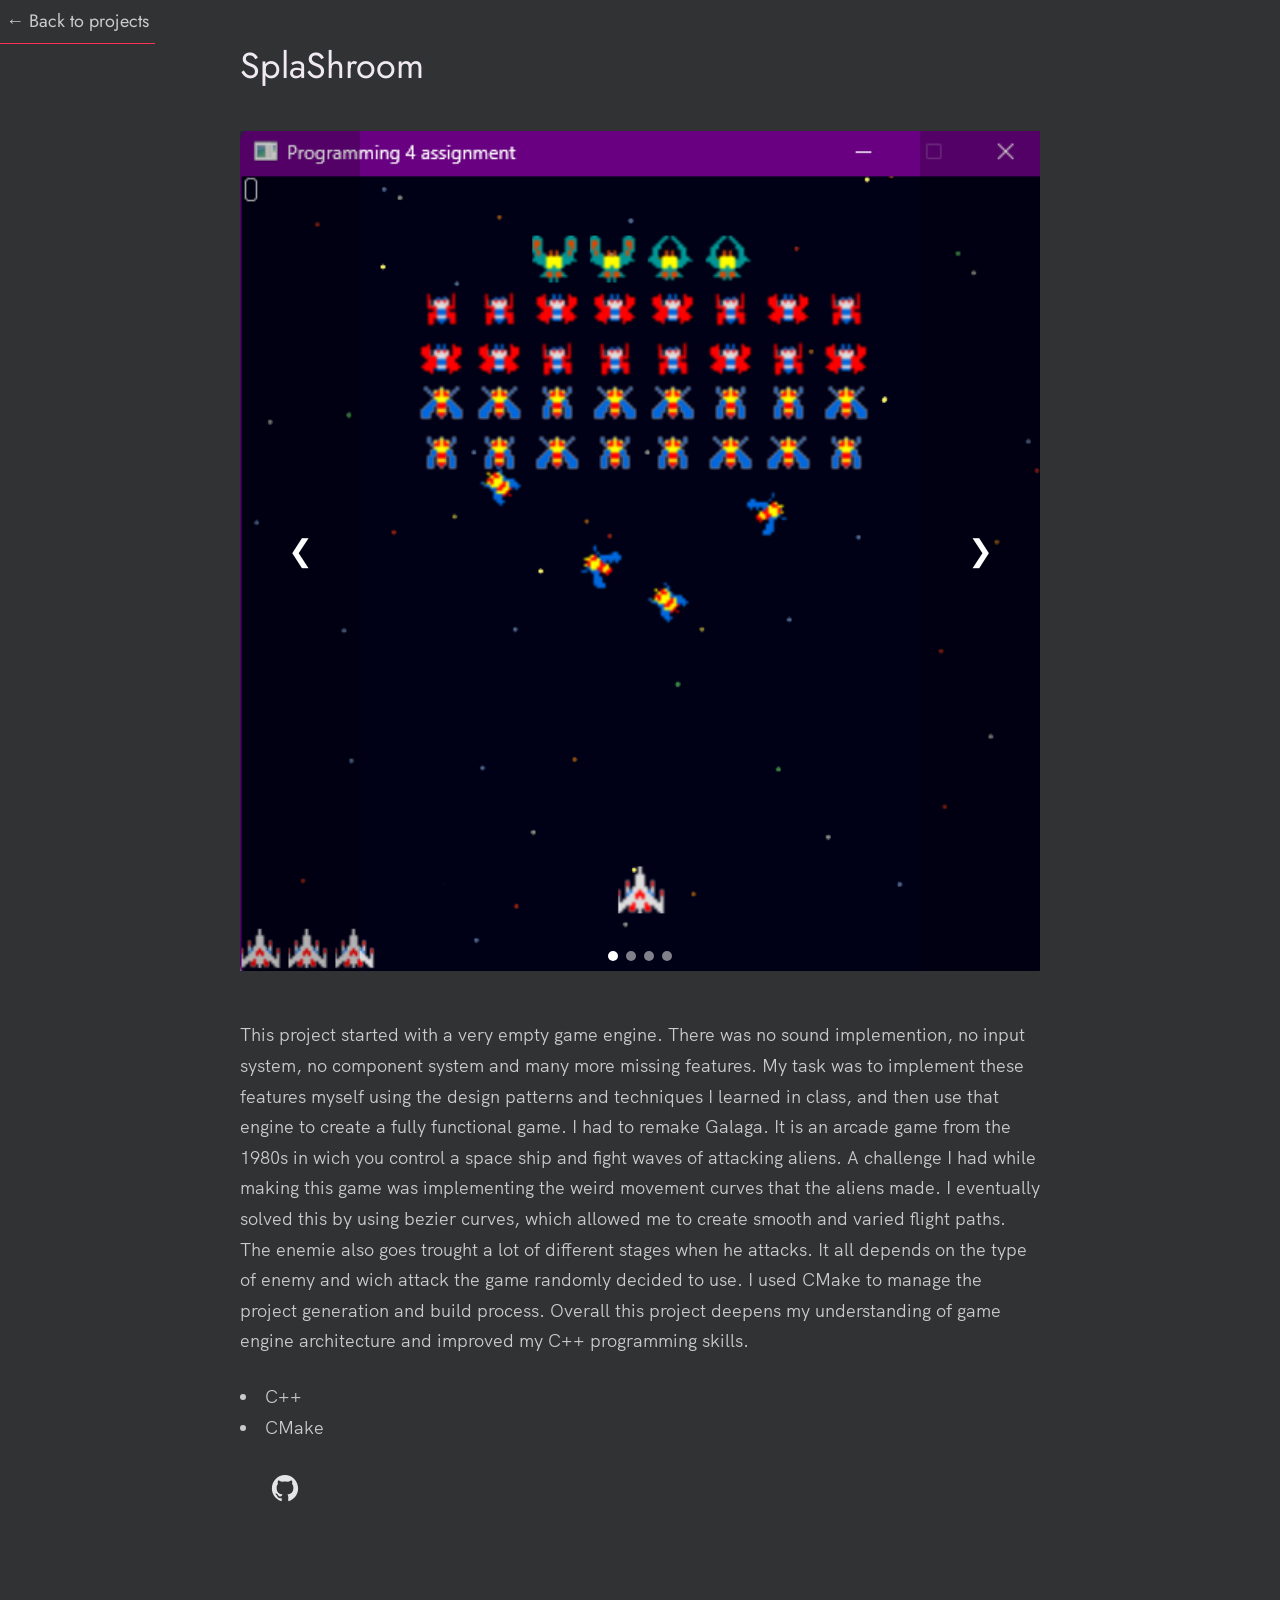
<file: projects/galaga.html>
<!DOCTYPE html>
<html lang="en">

<head>
    <meta charset="UTF-8" />
    <meta name="viewport" content="width=device-width, initial-scale=1.0" />
    <link rel="shortcut icon" type="image/png" href="../images/Icon.png" />

    <!-- Put your site title here -->
    <title>
        Elias Claeys
    </title>

    <meta name="description" content="Elias Claeys | Game Development student at Howest Kortrijk, looking for an internship">
    <!-- Add some coding keywords below, Ex: (React, CSS etc) -->
    <meta name="keywords" content="Put your name, skills and some coding keywords" />
    <link rel="stylesheet" href="../index.css" />
</head>

<body>
    <a href="../index.html#work" class="link__text">&larr; Back to projects</a>

    <div class="work__box work__box--page">

        <div class="work__text">
            <h3>SplaShroom</h3>
        </div>
        
        <div id="myCarousel" class="carousel slide" data-ride="carousel">
            <ol class="carousel-indicators">
                <li data-target="#myCarousel" data-slide-to="0" class="active"></li>
                <li data-target="#myCarousel" data-slide-to="1"></li>
                <li data-target="#myCarousel" data-slide-to="2"></li>
                <li data-target="#myCarousel" data-slide-to="3"></li>
            </ol>
                
            <div class="carousel-inner">
                <div class="item active">
                        <img src="../images/Project6/1.png">
                      </div>

                      <div class="item">
                        <img src="../images/Project6/2.png">
                      </div>

                      <div class="item">
                        <img src="../images/Project6/3.png">
                      </div>

                      <div class="item">
                        <img src="../images/Project6/4.png">
                      </div>

                      <div class="item">
                        <div class="video-wrapper">
                          <iframe
                            src="https://www.youtube.com/embed/4XqFFgfEaaE?enablejsapi=1">
                          </iframe>
                        </div>
                      </div>

                <!-- Left and right controls -->
                <a class="left carousel-control" href="#myCarousel" data-slide="prev">
                    <span class="arrow">&#10094;</span>
                    <span class="sr-only">Previous</span>
                </a>

                <a class="right carousel-control" href="#myCarousel" data-slide="next">
                    <span class="arrow">&#10095;</span>
                    <span class="sr-only">Next</span>
                </a>
            </div>
        </div>
        <div class="work__text">
            <p>
                This project started with a very empty game engine. There was no sound implemention, no input system, no component system 
                and many more missing features. My task was to implement these features myself using the design patterns and techniques I 
                learned in class, and then use that engine to create a fully functional game. I had to remake Galaga. It is an arcade game 
                from the 1980s in wich you control a space ship and fight waves of attacking aliens. A challenge I had while making this game 
                was implementing the weird movement curves that the aliens made. I eventually solved this by using bezier curves, which allowed 
                me to create smooth and varied flight paths. The enemie also goes trought a lot of different stages when he attacks. It all depends 
                on the type of enemy and wich attack the game randomly decided to use. I used CMake to manage the project generation and build process.
                Overall this project deepens my understanding of game engine architecture and improved my C++ programming skills.
            </p>
                  <ul class="work__list">
                    <li>C++</li>
                    <li>CMake</li>
                  </ul>

                  <div class="work__links">
                    <a href="https://github.com/Elias1claeys/2DAE20_Claeys_Elias_GalagaRepo" title="View Source Code" target="_blank">
                        <img src="../images/github.svg" class="work__code" alt="GitHub">
                    </a>
                </div>
        </div>
    </div>

  <script src="../index.js"></script>
</body>
</file>
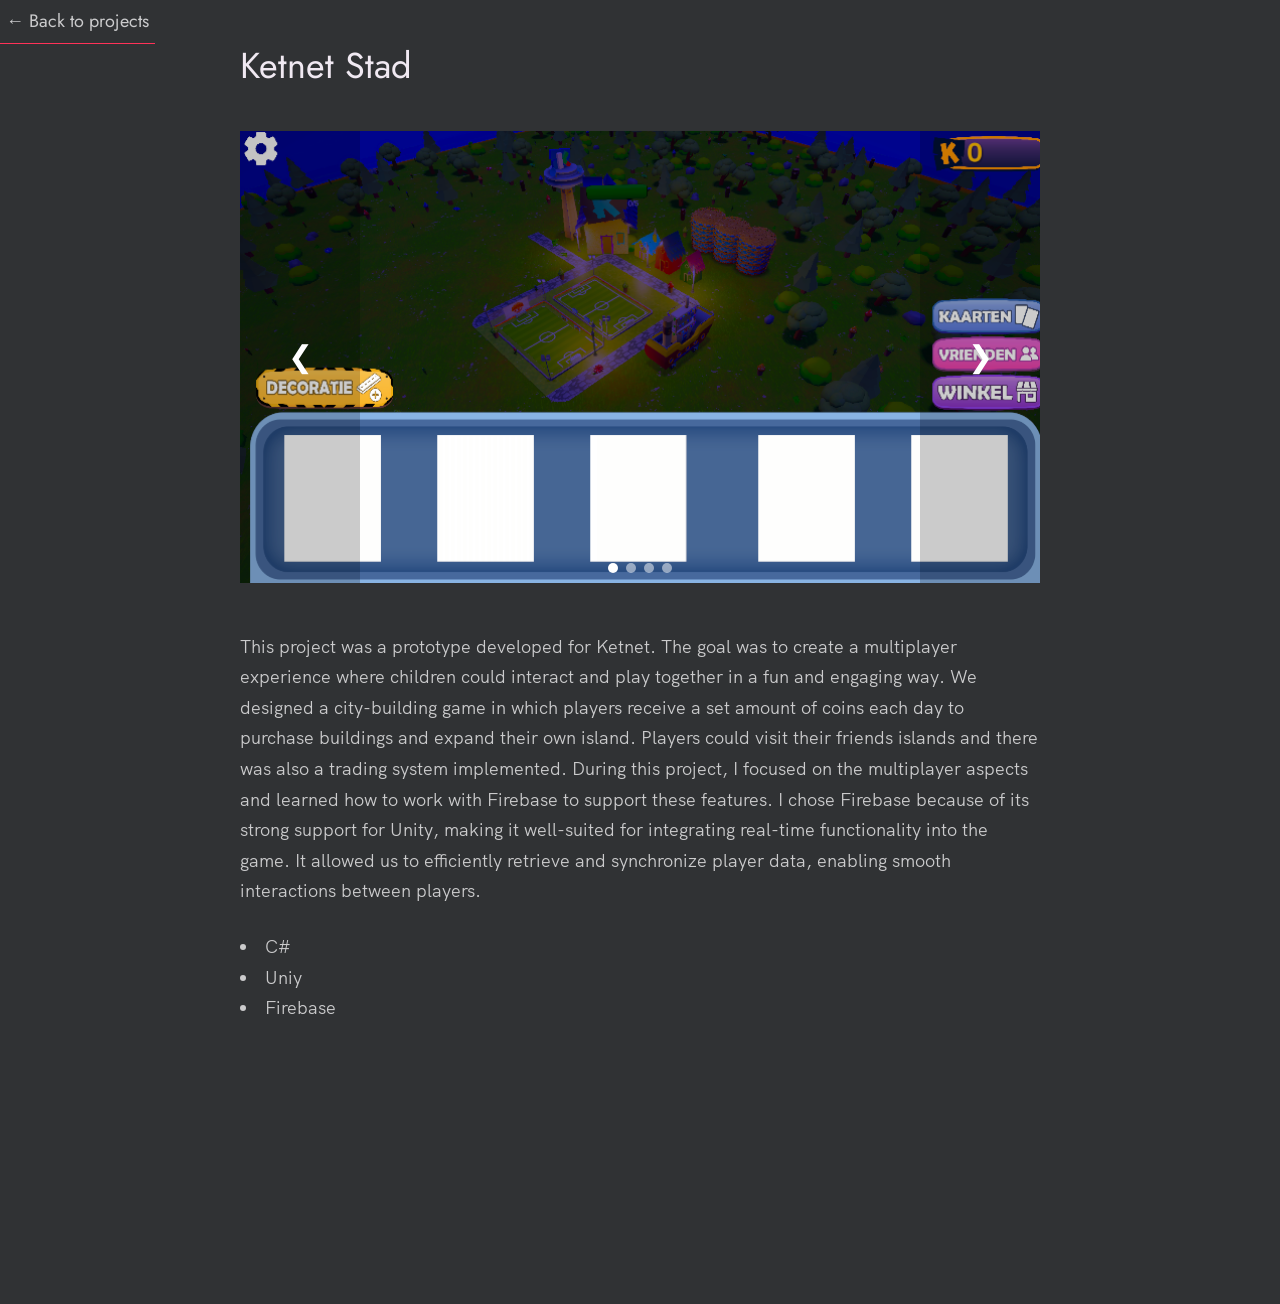
<file: projects/ketnet.html>
<!DOCTYPE html>
<html lang="en">

<head>
    <meta charset="UTF-8" />
    <meta name="viewport" content="width=device-width, initial-scale=1.0" />
    <link rel="shortcut icon" type="image/png" href="../images/Icon.png" />

    <!-- Put your site title here -->
    <title>
        Elias Claeys
    </title>

    <meta name="description" content="Elias Claeys | Game Development student at Howest Kortrijk, looking for an internship">
    <!-- Add some coding keywords below, Ex: (React, CSS etc) -->
    <meta name="keywords" content="Put your name, skills and some coding keywords" />
    <link rel="stylesheet" href="../index.css" />
</head>

<body>
    <a href="../index.html#work" class="link__text">&larr; Back to projects</a>

    <div class="work__box work__box--page">

        <div class="work__text">
            <h3>Ketnet Stad</h3>
        </div>
        
        <div id="myCarousel" class="carousel slide" data-ride="carousel">
            <ol class="carousel-indicators">
                <li data-target="#myCarousel" data-slide-to="0" class="active"></li>
                <li data-target="#myCarousel" data-slide-to="1"></li>
                <li data-target="#myCarousel" data-slide-to="2"></li>
                <li data-target="#myCarousel" data-slide-to="3"></li>
            </ol>
                
            <div class="carousel-inner">
                <div class="item active">
                    <img src="../images/Project2/1.png">
                </div>

                <div class="item">
                    <img src="../images/Project2/2.png">
                </div>

                <div class="item">
                    <img src="../images/Project2/3.png">
                </div>

                <div class="item">
                    <div class="video-wrapper">
                        <iframe
                            src="https://www.youtube.com/embed/k0tDinp3bJ0?enablejsapi=1">
                        </iframe>
                    </div>
                </div>

                <!-- Left and right controls -->
                <a class="left carousel-control" href="#myCarousel" data-slide="prev">
                    <span class="arrow">&#10094;</span>
                    <span class="sr-only">Previous</span>
                </a>

                <a class="right carousel-control" href="#myCarousel" data-slide="next">
                    <span class="arrow">&#10095;</span>
                    <span class="sr-only">Next</span>
                </a>
            </div>
        </div>
        <div class="work__text">
            <p>
                This project was a prototype developed for Ketnet. The goal was to create a multiplayer experience where children could 
                interact and play together in a fun and engaging way. We designed a city-building game in which players receive a set amount 
                of coins each day to purchase buildings and expand their own island. Players could visit their friends islands and there was 
                also a trading system implemented. During this project, I focused on the multiplayer aspects and learned how to work with 
                Firebase to support these features. I chose Firebase because of its strong support for Unity, making it well-suited for 
                integrating real-time functionality into the game. It allowed us to efficiently retrieve and synchronize player data, 
                enabling smooth interactions between players.
              </p>
              <ul class="work__list">
                <li>C#</li>
                <li>Uniy</li>
                <li>Firebase</li>
              </ul>
        </div>
    </div>
    <script src="../index.js"></script>
</body>
</file>
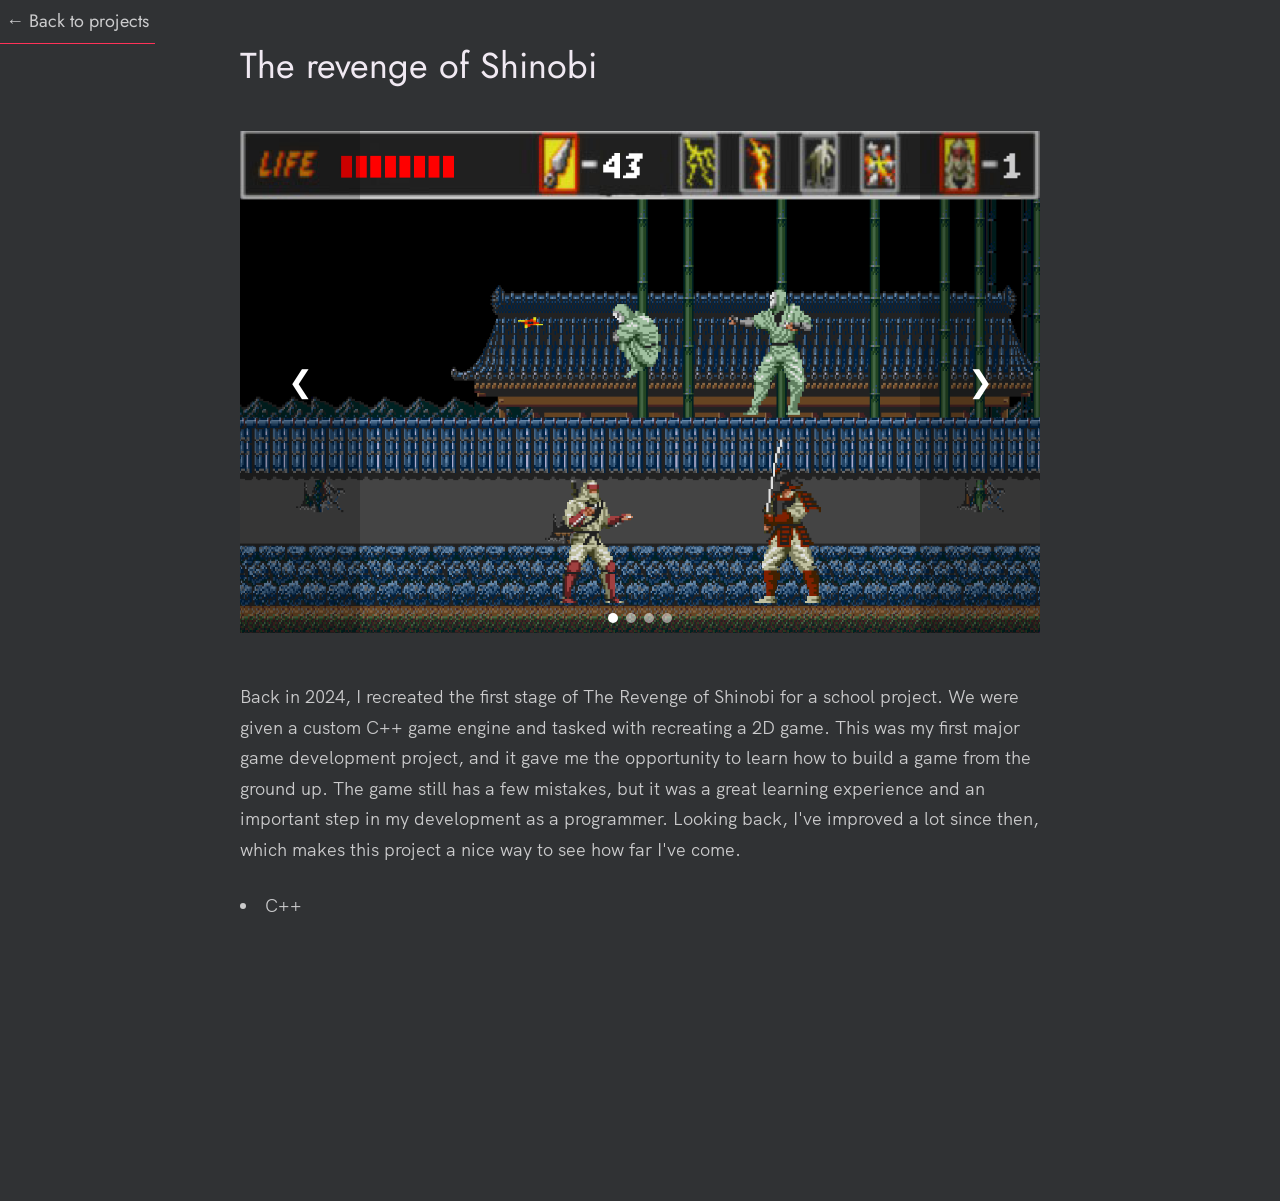
<file: projects/shinobi.html>
<!DOCTYPE html>
<html lang="en">

<head>
    <meta charset="UTF-8" />
    <meta name="viewport" content="width=device-width, initial-scale=1.0" />
    <link rel="shortcut icon" type="image/png" href="../images/Icon.png" />

    <!-- Put your site title here -->
    <title>
        Elias Claeys
    </title>

    <meta name="description" content="Elias Claeys | Game Development student at Howest Kortrijk, looking for an internship">
    <!-- Add some coding keywords below, Ex: (React, CSS etc) -->
    <meta name="keywords" content="Put your name, skills and some coding keywords" />
    <link rel="stylesheet" href="../index.css" />
</head>

<body>
    <a href="../index.html#work" class="link__text">&larr; Back to projects</a>

    <div class="work__box work__box--page">

        <div class="work__text">
            <h3>The revenge of Shinobi</h3>
        </div>
        
        <div id="myCarousel" class="carousel slide" data-ride="carousel">
            <ol class="carousel-indicators">
                <li data-target="#myCarousel" data-slide-to="0" class="active"></li>
                <li data-target="#myCarousel" data-slide-to="1"></li>
                <li data-target="#myCarousel" data-slide-to="2"></li>
                <li data-target="#myCarousel" data-slide-to="3"></li>
            </ol>
                
            <div class="carousel-inner">
                <div class="item active">
                    <img src="../images/Project1/1.png">
                </div>

                <div class="item">
                    <img src="../images/Project1/2.png">
                </div>

                <div class="item">
                    <img src="../images/Project1/3.png">
                </div>

                <div class="item">
                    <div class="video-wrapper">
                        <iframe
                            src="https://www.youtube.com/embed/fLkxhbenFuk?enablejsapi=1">
                        </iframe>
                    </div>
                </div>

                <!-- Left and right controls -->
                <a class="left carousel-control" href="#myCarousel" data-slide="prev">
                    <span class="arrow">&#10094;</span>
                    <span class="sr-only">Previous</span>
                </a>

                <a class="right carousel-control" href="#myCarousel" data-slide="next">
                    <span class="arrow">&#10095;</span>
                    <span class="sr-only">Next</span>
                </a>
            </div>
        </div>
        <div class="work__text">
            <p>
                Back in 2024, I recreated the first stage of The Revenge of Shinobi for a school project. We were given a custom 
                C++ game engine and tasked with recreating a 2D game. This was my first major game development project, and it gave 
                me the opportunity to learn how to build a game from the ground up. The game still has a few mistakes, but it was a 
                great learning experience and an important step in my development as a programmer. Looking back, I've improved a lot 
                since then, which makes this project a nice way to see how far I've come.
            </p>
            <ul class="work__list">
                <li>C++</li>
            </ul>
        </div>
    </div>
    <script src="../index.js"></script>
</body>
</file>
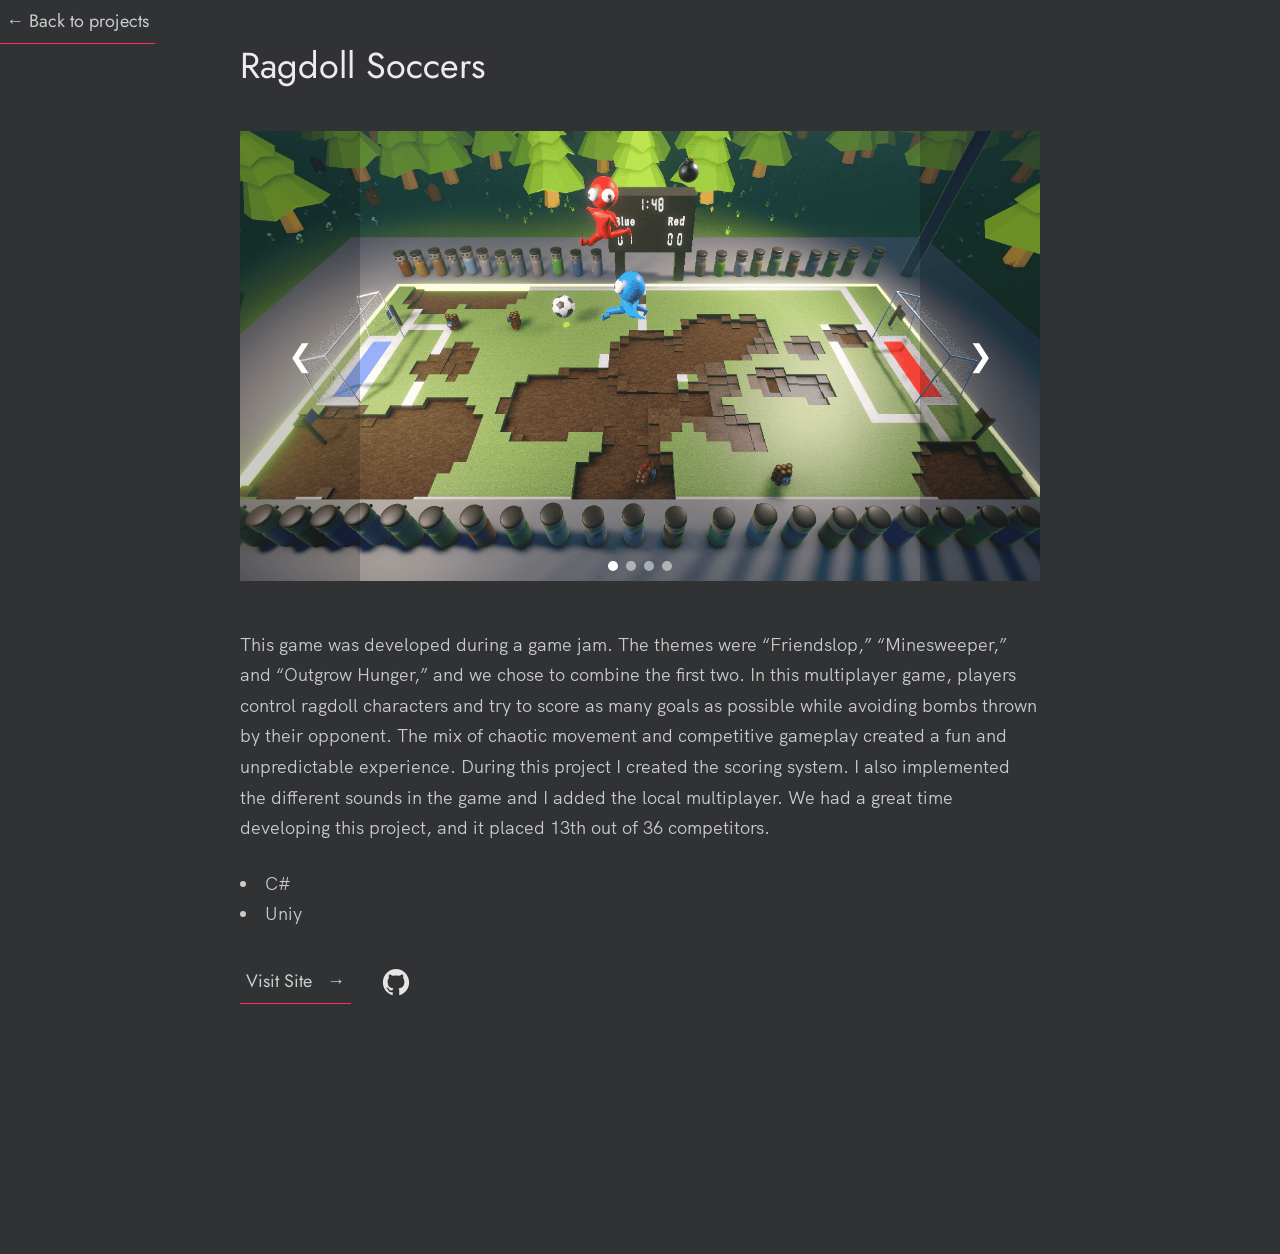
<file: projects/soccer.html>
<!DOCTYPE html>
<html lang="en">

<head>
    <meta charset="UTF-8" />
    <meta name="viewport" content="width=device-width, initial-scale=1.0" />
    <link rel="shortcut icon" type="image/png" href="../images/Icon.png" />

    <!-- Put your site title here -->
    <title>
        Elias Claeys
    </title>

    <meta name="description" content="Elias Claeys | Game Development student at Howest Kortrijk, looking for an internship">
    <!-- Add some coding keywords below, Ex: (React, CSS etc) -->
    <meta name="keywords" content="Put your name, skills and some coding keywords" />
    <link rel="stylesheet" href="../index.css" />
</head>

<body>
    <a href="../index.html#work" class="link__text">&larr; Back to projects</a>

    <div class="work__box work__box--page">

        <div class="work__text">
            <h3>Ragdoll Soccers</h3>
        </div>
        
        <div id="myCarousel" class="carousel slide" data-ride="carousel">
            <ol class="carousel-indicators">
                <li data-target="#myCarousel" data-slide-to="0" class="active"></li>
                <li data-target="#myCarousel" data-slide-to="1"></li>
                <li data-target="#myCarousel" data-slide-to="2"></li>
                <li data-target="#myCarousel" data-slide-to="3"></li>
            </ol>
                
            <div class="carousel-inner">
                <div class="item active">
                    <img src="../images/Project3/1.png">
                </div>

                <div class="item">
                    <img src="../images/Project3/2.png">
                </div>

                <div class="item">
                    <img src="../images/Project3/3.png">
                </div>

                <div class="item">
                    <div class="video-wrapper">
                        <iframe
                            src="https://www.youtube.com/embed/DM8LIWro9Ds">
                        </iframe>
                    </div>
                </div>

                <!-- Left and right controls -->
                <a class="left carousel-control" href="#myCarousel" data-slide="prev">
                    <span class="arrow">&#10094;</span>
                    <span class="sr-only">Previous</span>
                </a>

                <a class="right carousel-control" href="#myCarousel" data-slide="next">
                    <span class="arrow">&#10095;</span>
                    <span class="sr-only">Next</span>
                </a>
            </div>
        </div>
        <div class="work__text">
            <p>
                This game was developed during a game jam. The themes were “Friendslop,” “Minesweeper,” and “Outgrow Hunger,” 
                  and we chose to combine the first two. In this multiplayer game, players control ragdoll characters and try 
                  to score as many goals as possible while avoiding bombs thrown by their opponent. The mix of chaotic movement 
                  and competitive gameplay created a fun and unpredictable experience. During this project I created the scoring
                  system. I also implemented the different sounds in the game and I added the local multiplayer. We had a great 
                  time developing this project, and it placed 13th out of 36 competitors.
            </p>
            <ul class="work__list">
                  <li>C#</li>
                  <li>Uniy</li>
            </ul>
            <div class="work__links">
                  <a href="https://eliasclaeys.itch.io/ragdoll-sockers" target="_blank" class="link__text">
                    Visit Site <span>&rarr;</span>
                  </a>
                  <a href="https://github.com/Jeronimas-Boots/GameJam" title="View Source Code" target="_blank">
                    <img src="../images/github.svg" class="work__code" alt="GitHub">
                  </a>
            </div>
        </div>
    </div>
    <script src="../index.js"></script>
</body>
</file>
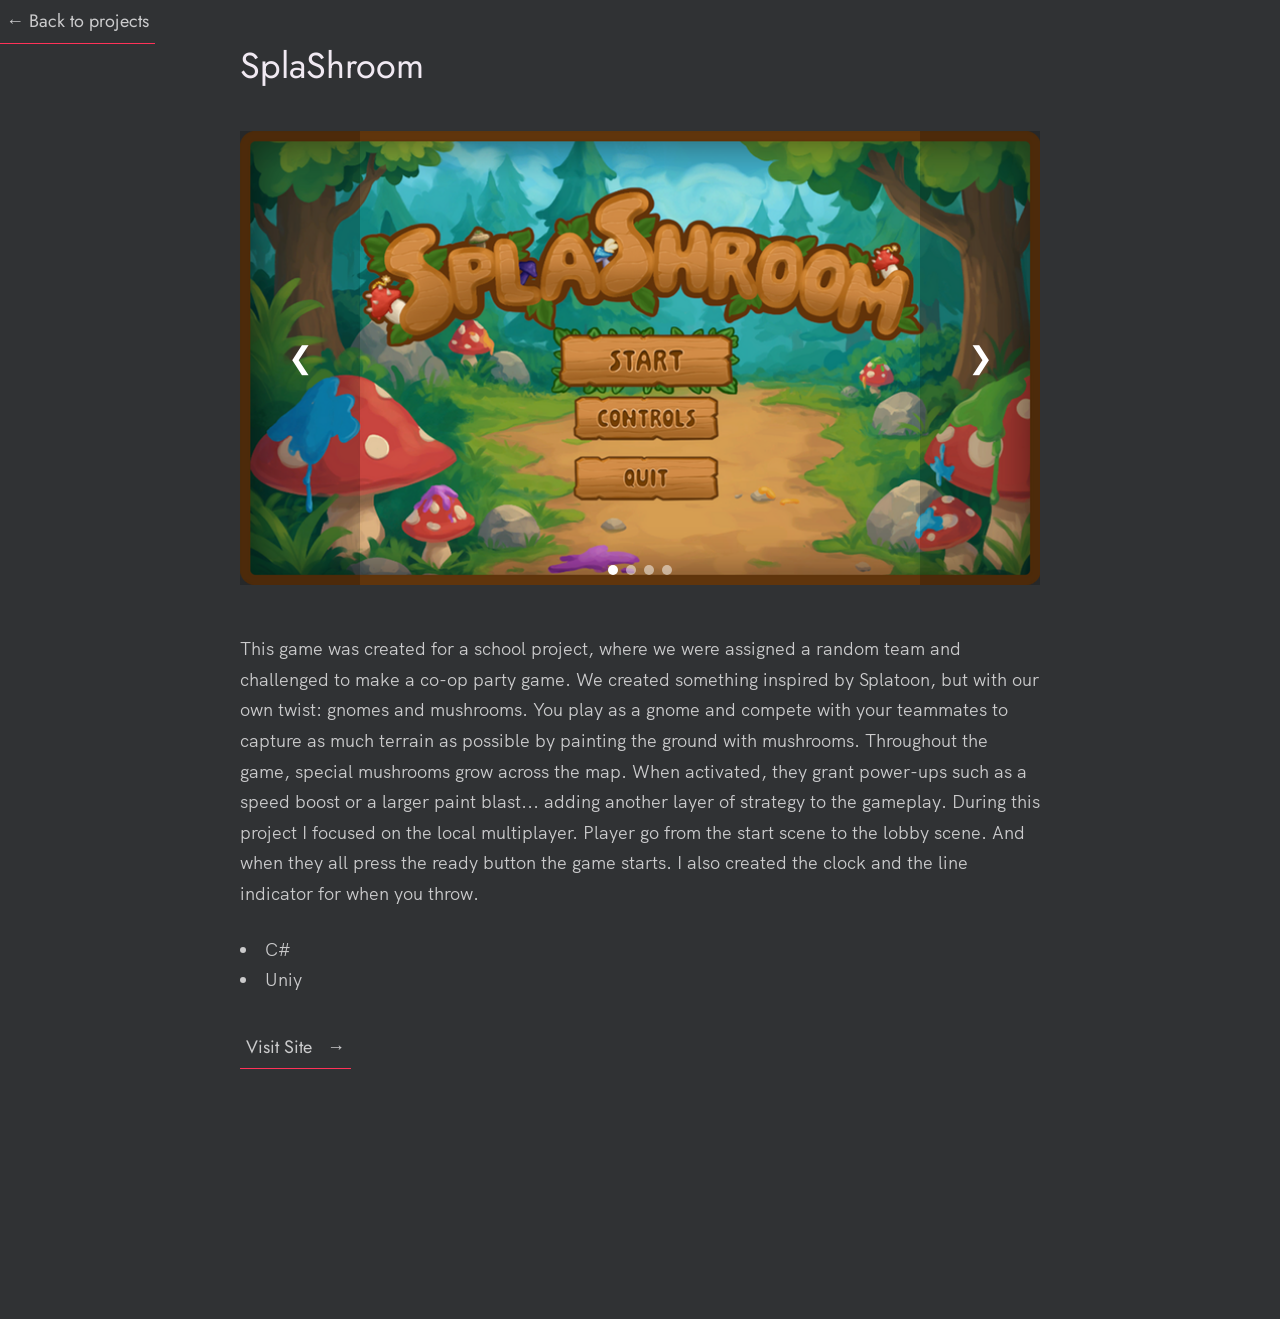
<file: projects/splashroom.html>
<!DOCTYPE html>
<html lang="en">

<head>
    <meta charset="UTF-8" />
    <meta name="viewport" content="width=device-width, initial-scale=1.0" />
    <link rel="shortcut icon" type="image/png" href="../images/Icon.png" />

    <!-- Put your site title here -->
    <title>
        Elias Claeys
    </title>

    <meta name="description" content="Elias Claeys | Game Development student at Howest Kortrijk, looking for an internship">
    <!-- Add some coding keywords below, Ex: (React, CSS etc) -->
    <meta name="keywords" content="Put your name, skills and some coding keywords" />
    <link rel="stylesheet" href="../index.css" />
</head>

<body>
    <a href="../index.html#work" class="link__text">&larr; Back to projects</a>

    <div class="work__box work__box--page">

        <div class="work__text">
            <h3>SplaShroom</h3>
        </div>
        
        <div id="myCarousel" class="carousel slide" data-ride="carousel">
            <ol class="carousel-indicators">
                <li data-target="#myCarousel" data-slide-to="0" class="active"></li>
                <li data-target="#myCarousel" data-slide-to="1"></li>
                <li data-target="#myCarousel" data-slide-to="2"></li>
                <li data-target="#myCarousel" data-slide-to="3"></li>
            </ol>
                
            <div class="carousel-inner">
                <div class="item active">
                        <img src="../images/Project4/1.png">
                      </div>

                      <div class="item">
                        <img src="../images/Project4/2.png">
                      </div>

                      <div class="item">
                        <img src="../images/Project4/3.png">
                      </div>

                      <div class="item">
                        <img src="../images/Project4/4.png">
                      </div>

                      <div class="item">
                        <div class="video-wrapper">
                          <iframe
                            src="https://www.youtube.com/embed/x3OZwJV1Rck?enablejsapi=1">
                          </iframe>
                        </div>
                      </div>

                <!-- Left and right controls -->
                <a class="left carousel-control" href="#myCarousel" data-slide="prev">
                    <span class="arrow">&#10094;</span>
                    <span class="sr-only">Previous</span>
                </a>

                <a class="right carousel-control" href="#myCarousel" data-slide="next">
                    <span class="arrow">&#10095;</span>
                    <span class="sr-only">Next</span>
                </a>
            </div>
        </div>
        <div class="work__text">
            <p>
                    This game was created for a school project, where we were assigned a random team and challenged to 
                    make a co-op party game. We created something inspired by Splatoon, but with our own twist: gnomes 
                    and mushrooms. You play as a gnome and compete with your teammates to capture as much terrain as possible 
                    by painting the ground with mushrooms. Throughout the game, special mushrooms grow across the map. When 
                    activated, they grant power-ups such as a speed boost or a larger paint blast... adding another layer of 
                    strategy to the gameplay. During this project I focused on the local multiplayer. Player go from the start
                    scene to the lobby scene. And when they all press the ready button the game starts. I also created the clock
                    and the line indicator for when you throw. 
                  </p>
                  <ul class="work__list">
                    <li>C#</li>
                    <li>Uniy</li>
                  </ul>

                  <div class="work__links">
                    <a href="https://faithhondeghem.itch.io/splashroom" target="_blank" class="link__text">
                      Visit Site <span>&rarr;</span>
                    </a>
                  </div>

        </div>
    </div>

  <script src="../index.js"></script>
</body>
</file>
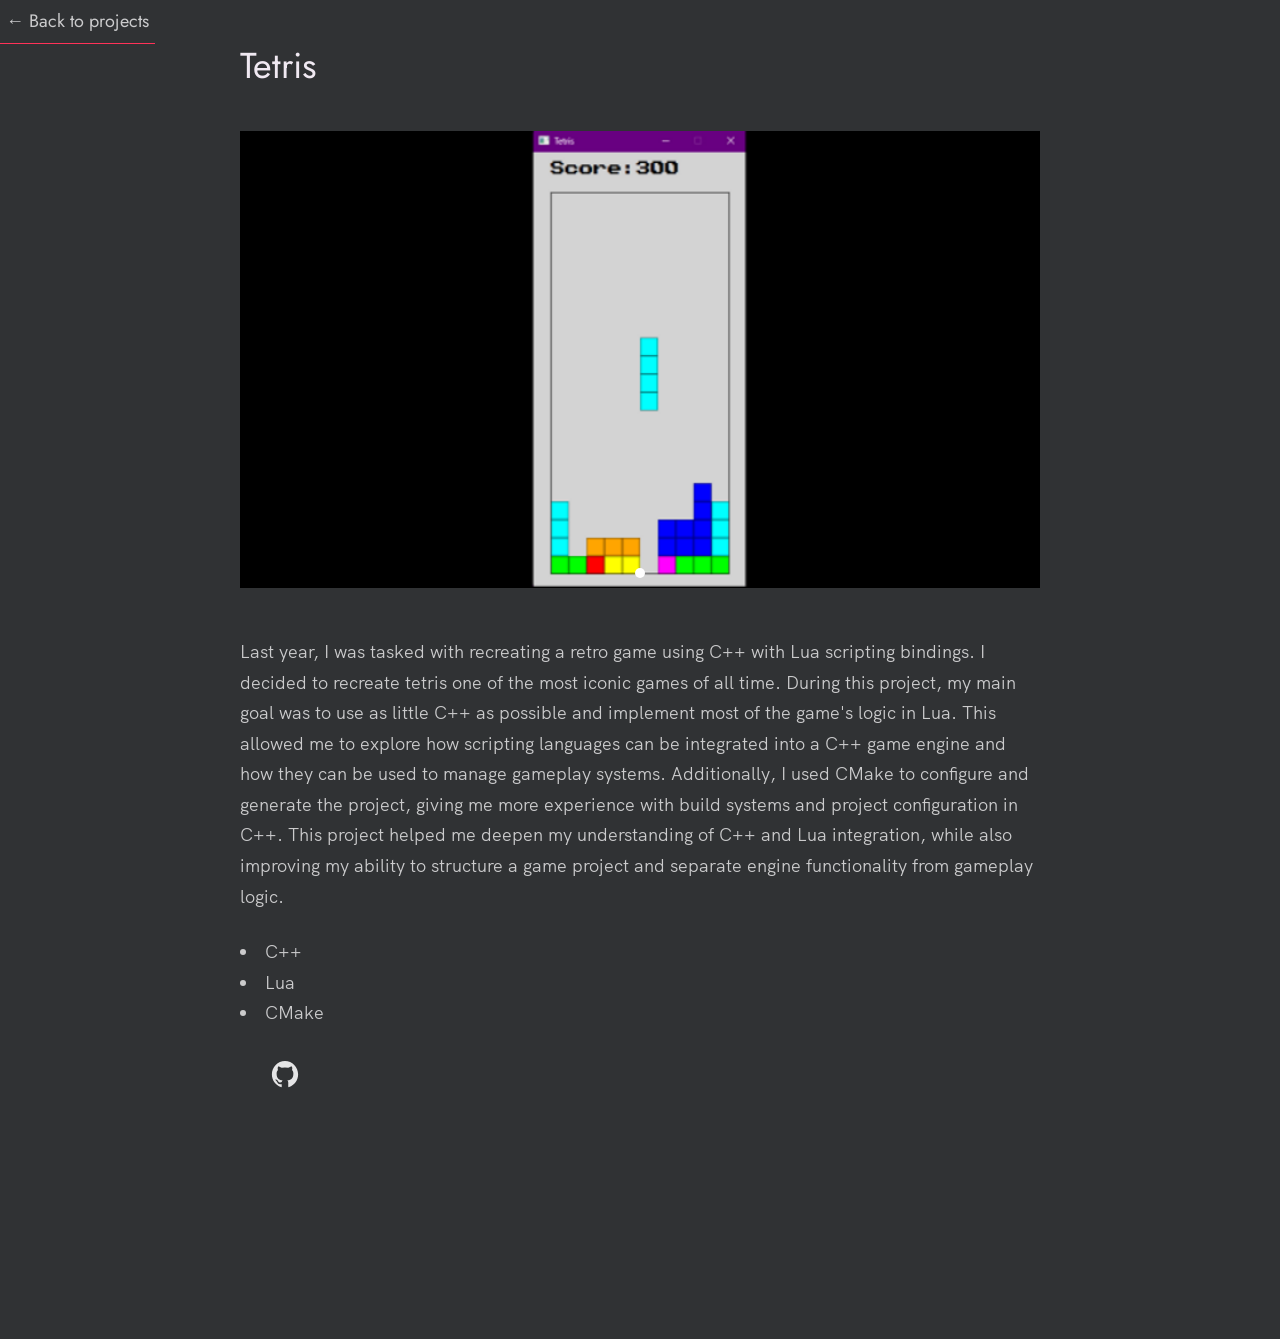
<file: projects/tetris.html>
<!DOCTYPE html>
<html lang="en">

<head>
    <meta charset="UTF-8" />
    <meta name="viewport" content="width=device-width, initial-scale=1.0" />
    <link rel="shortcut icon" type="image/png" href="../images/Icon.png" />

    <!-- Put your site title here -->
    <title>
        Elias Claeys
    </title>

    <meta name="description" content="Elias Claeys | Game Development student at Howest Kortrijk, looking for an internship">
    <!-- Add some coding keywords below, Ex: (React, CSS etc) -->
    <meta name="keywords" content="Put your name, skills and some coding keywords" />
    <link rel="stylesheet" href="../index.css" />
</head>

<body>
    <a href="../index.html#work" class="link__text">&larr; Back to projects</a>

    <div class="work__box work__box--page">

        <div class="work__text">
            <h3>Tetris</h3>
        </div>
        
        <div id="myCarousel" class="carousel slide" data-ride="carousel">
            <ol class="carousel-indicators">
                <li data-target="#myCarousel" data-slide-to="0" class="active"></li>
            </ol>
                
            <div class="carousel-inner">
                <div class="item active">
                    <img src="../images/Project5/1.png">
                </div>
            </div>
        </div>
        <div class="work__text">
            <p>
                Last year, I was tasked with recreating a retro game using C++ with Lua scripting bindings. I decided to recreate tetris
                one of the most iconic games of all time. During this project, my main goal was to use as little C++ as possible and implement 
                most of the game's logic in Lua. This allowed me to explore how scripting languages can be integrated into a C++ game engine and 
                how they can be used to manage gameplay systems. Additionally, I used CMake to configure and generate the project, giving me more 
                experience with build systems and project configuration in C++. This project helped me deepen my understanding of C++ and Lua integration, 
                while also improving my ability to structure a game project and separate engine functionality from gameplay logic.
            </p>
            <ul class="work__list">
                  <li>C++</li>
                  <li>Lua</li>
                  <li>CMake</li>
            </ul>
            <div class="work__links">
                  <a href="https://github.com/Elias1claeys/TetrisWithLua/tree/main" title="View Source Code" target="_blank">
                    <img src="../images/github.svg" class="work__code" alt="GitHub">
                  </a>
            </div>
        </div>
    </div>
    <script src="../index.js"></script>
</body>
</file>
<file: index.css>
/* --------------------------------------- */
/* ----- Basic Setup ----- */
/* --------------------------------------- */

@font-face {
    font-family: 'Hk Grotesk';
    font-style: normal;
    font-weight: 400;
    src: url('./fonts/HKGrotesk-Regular.woff') format('woff');
}

@font-face {
    font-family: 'Jost';
    font-style: normal;
    font-weight: 400;
    src: url('./fonts/Jost-Regular.ttf') format('woff');
}

* {
    margin: 0;
    padding: 0;
    box-sizing: inherit;
}

:root {
    --font-size-small: 1.8rem;
    --font-size-normal: 2.2rem;
    --font-size-medium: 2.8rem;
    --font-size-medium-1: 3.6rem;
    --font-size-large: 5.5rem;
    --font-size-huge: 7.5rem;
    --font-stack: 'Hk Grotesk', sans-serif;

    --line-height-normal: 1.7;
    --line-height-small: 1.2;

    --black: #303234;
    --pink: #ff3258;
    --white: #f0e9f2;
    --white-1: #e5e5e6da;


    --container-max-width: 1180px;
    --container-normal-width: 800px;
    --container-medium-width: 700px; 
    --container-small-width: 500px;

    --gutter-huge: 12rem;
    --gutter-medium: 6rem;
    --gutter-normal: 3rem;
    --gutter-small-1: 2.5rem;
    --gutter-small: 2rem;

    --border-light: 1px solid rgb(36, 35, 35);
}

html {
    font-size: 62.5%; /* (16/10)*100 = 62.5% => 1rem = 10px */
    box-sizing: border-box;
    scroll-behavior: smooth;
}

@media(max-width: 1000px) {
    html {
        font-size: 52%;
    }
}

body {
    font-size: var(--font-size-small);
    font-family: var(--font-stack);
    font-weight: 400;
    color: var(--white-1);
    line-height: var(--line-height-normal);
    background: var(--black);
    overflow-x: hidden;
}

.row {
    max-width: var(--container-max-width);
    margin: 0 auto;
}

@media(max-width: 1340px) {
    .row {
        max-width: 1100px;
    }
}

@media(max-width: 1240px) {
    .row {
        padding: 0 var(--gutter-medium);
    }
}

@media(max-width: 600px) {
    .row {
        padding: 0 var(--gutter-normal);
    }
}

@media(max-width: 600px) {
    .row {
        padding: 0 var(--gutter-small);
    }
}

section {
    padding: var(--gutter-huge) 0;
    border-bottom: var(--border-light);
}

img {
    object-fit: contain;
    max-width: 100%;
}

/* --------------------------------------- */
/* ----- Headlines and Paragraphs ----- */
/* --------------------------------------- */

h1,
h2,
h3 {
    font-family: 'Jost', sans-serif;
    font-weight: 400;
    line-height: var(--line-height-small);
    color: var(--white);
}

.heading-primary {
    line-height: 1;
    font-size: var(--font-size-huge);
    font-weight: 400;
}

@media(max-width: 900px) {
    .heading-primary {
        font-size: 6.5rem;
    }
}

h2 {
    font-size: var(--font-size-large);
    margin-bottom: var(--gutter-medium);
}

h2::after {
    content: '';
    display: block;
    height: 2px;
    width: 10rem;
    background: var(--pink);
    margin: var(--gutter-small) 0;
}

h3 {
    font-size: var(--font-size-medium-1);
    margin-bottom: var(--gutter-small);
}

@media(max-width: 500px) {
    .heading-primary {
        font-size: var(--font-size-large);
    }

    h2 {
        font-size: var(--font-size-medium-1);
    }

    h3 {
        font-size: var(--font-size-medium);
    }
}

p {
    margin: var(--gutter-small-1) 0;
}

@media(max-width: 900px) {
    p { 
        max-width: var(--container-small-width);
    }
}

/* --------------------------------------- */
/* ----- Buttons and Links ----- */
/* --------------------------------------- */

a {
    color: var(--white);
    font-weight: 400;
    font-family: 'Jost', sans-serif;
    transition: all .2s;
    outline: 2px solid transparent;
}

::-moz-focus-inner {
    border: 0;
}

button:focus,
a:focus {
    outline: 2px solid var(--pink);
}

body:not(.user-is-tabbing) button:focus,
body:not(.user-is-tabbing) a:focus {
    outline: none;
}

.link:hover {
    color: var(--pink);
}

.btn {
    position: relative;
    display: inline-block;
    padding: 1rem 4.2rem;
    text-decoration: none;
    color: inherit;
    border: 1px solid  var(--pink);
    font-weight: 400;
}

.btn:focus {
    outline: none;
}

.btn::after {
    content: '';
    display: block;
    position: absolute;
    top: 0;
    left: 0;
    right: 100%;
    background: var(--white);
    height: 100%;
    z-index: -1;
    transition: all 0.2s cubic-bezier(1, 0.68, 0.16, 0.9);
}

.btn:hover::after,
.btn:focus::after {
    right: 0;
    background: var(--pink);
}

.btn--pink {
    background: var(--pink);
    transition: all 0.2s;
}

.btn--pink::after {
    display: none;
}

.btn--pink:hover,
.btn--pink:focus {
    background: transparent;
}

.link__text {
    position: relative;
    display: inline-block;
    padding: .6rem;
    color: inherit;
    text-decoration: none;
    border-bottom: 1px solid var(--pink);
}

.link__text::after {
    content: '';
    display: block;
    position: absolute;
    top: 0;
    left: 0;
    right: 100%;
    background: var(--white);
    height: 100%;
    z-index: -1;
    transition: all 0.2s cubic-bezier(1, 0.68, 0.16, 0.9);
}

.link__text:focus {
    outline: none;
}

.link__text:hover::after,
.link__text:focus:after {
    right: 0;
    background: var(--pink);
}

.link__text span {
    padding-left: 1rem;
    font-family: sans-serif;
}

/* ----- Back to Top ----- */

.back-to-top {
    position: fixed;
    bottom: 4rem;
    right: 4rem;
    display: flex;
    justify-content: center;
    align-items: center;
    height: 5.5rem;
    width: 5.5rem;
    background-color: var(--pink);
    border-radius: 50%;
    z-index: 10;
    visibility: hidden;
    transition: all .4s;
}

.back-to-top__image {
    height: 70%;
}

@media(max-width: 900px) {
    .back-to-top {
        right: 2rem;
    }
}

@media(max-width: 500px) {
    .back-to-top {
        right: 1rem;
    }
}

/* --------------------------------------- */
/* ----- Navigation ----- */
/* --------------------------------------- */

.nav {
    display: flex;
    justify-content: flex-start;
    padding: var(--gutter-normal) 0;
}

.nav__items {
    display: flex;
    list-style: none;
}

.nav__item:not(:last-child) {
    margin-right: var(--gutter-medium);
}

@media(max-width: 500px) {
    .nav {
        justify-content: center;
    }
}

@media(max-width: 400px) {
    .nav__item:not(:last-child) {
        margin-right: var(--gutter-normal);
    }
}

@media(max-width: 300px) {
    .nav {
        font-size: var(--font-size-small);
    }
}

.nav__link {
    position: relative;
    display: inline-block;
    padding: 1rem 0;
    text-decoration: none;
    color: inherit;
    transition: all .2s;
}

.nav__link::after {
    content: '';
    position: absolute;
    bottom: 0;
    left: 0;
    right: 100%;
    display: inline-block;
    height: 1rem;
    background: var(--white);
    transition: all 0.25s cubic-bezier(1, 0.68, 0.16, 0.9);
}

.nav__link:hover {
    color: var(--pink);
}

.nav__link:hover::after {
    right: 0;
    height: 2px;
    background: var(--pink);
}

/* --------------------------------------- */
/* ----- Header ----- */
/* --------------------------------------- */

.header {
    background: linear-gradient(rgba(0,0,0, .1), rgba(0,0,0, .4)), 
        url('./images/Header.png');
    height: 100vh;
    background-size: cover;
    background-position: center;
    background-attachment: fixed;
    font-size: var(--font-size-normal);
}

.header__text {
    position: absolute;
    top: 50%;
    transform: translateY(-50%);
}

.header__text p {
    margin: 1.5rem 0 3.5rem;
    max-width: var(--container-medium-width);
    font-family: 'Jost', sans-serif;
    font-size: var(--font-size-medium);
}

@media(max-width: 500px) {
    .header {
        text-align: center;
    }

    .header__text p {
        transform: scale(.8);
    }
}

/* --------------------------------------- */
/* ----- Work ----- */
/* --------------------------------------- */

.work__box {
    display: flex;
    align-items: center;
}

@media(max-width: 900px) {
    .work__box {
        align-items: initial;
        flex-direction: column-reverse;
    }
}

.work__box:not(:last-child) {
    margin-bottom: 25rem;
}

@media(max-width: 500px) {
    .work__box:not(:last-child) {
        margin-bottom: 20rem;
    }
}

.work__links {
    display: flex;
    align-items: center;
}

.work__text {
    flex: 0 0 30%;
}

.work__list {
    /* list-style-type: square; */
    list-style-position: inside;
    margin-bottom: var(--gutter-normal);
}

.work__code {
    display: block;
    height: 3rem;
    margin-left: var(--gutter-normal);
    transition: all .3s;
}

.work__code:hover {
    transform: scale(1.2);
}

.work__image-box {
    margin-bottom: var(--gutter-normal);
}

.work__box--page {
  display: flex;
  flex-direction: column;
  align-items: center;
  gap: 24px;
  margin-bottom: 0;
}

.work__box--page .carousel {
  width: 100%;
  max-width: 800px;
  margin: 0 auto;
  flex: none;
}

.work__box--page .work__text {
  width: 100%;
  max-width: 800px;
}

/* --------------------------------------- */
/* ----- Carousel ----- */
/* --------------------------------------- */

.carousel {
  position: relative;
  overflow: hidden;

    @media(min-width: 901px) {
        flex: 1;
        margin: 0 0 0 10rem;
    }

    @media(max-width: 900px) {
        width: 100%;
    }

  &.slide .carousel-inner {
    position: relative;
    width: 100%;
    overflow: hidden;
  }
}

.carousel-inner {
  .item {
        position: absolute;
        inset: 0;
    width: 100%;
        height: auto;
        opacity: 0;
        pointer-events: none;
        transition: opacity 0.45s ease;

    &.active {
            position: relative;
            opacity: 1;
            pointer-events: auto;
            z-index: 1;
    }

    img {
      display: block;
      width: 100%;
            height: auto;
      object-fit: cover;
    }
  }
}

@media (prefers-reduced-motion: reduce) {
        .carousel-inner .item {
                transition: none;
        }
}

.carousel-control {
  position: absolute;
  top: 0;
  bottom: 0;
  width: 15%;
    z-index: 2;
  display: flex;
  align-items: center;
  justify-content: center;
  color: #fff;
  text-decoration: none;
  font-size: 1.5rem;
  background: rgba(0, 0, 0, 0.2);
  cursor: pointer;
  border: none;

  &.left {
    left: 0;
  }

  &.right {
    right: 0;
  }

  &:hover {
    background: rgba(0, 0, 0, 0.4);
  }
}

.carousel-indicators {
  position: absolute;
  bottom: 10px;
  left: 50%;
  transform: translateX(-50%);
  display: flex;
  gap: 8px;
  list-style: none;
  margin: 0;
  padding: 0;
  z-index: 2;

  li {
    width: 10px;
    height: 10px;
    border-radius: 50%;
    background: rgba(255, 255, 255, 0.5);
    cursor: pointer;

    &.active {
      background: #fff;
    }
  }
}

.sr-only {
  position: absolute;
  width: 1px;
  height: 1px;
  padding: 0;
  margin: -1px;
  overflow: hidden;
  clip: rect(0, 0, 0, 0);
  white-space: nowrap;
  border: 0;
}

.carousel-control .arrow {
  font-size: 30px;
  line-height: 1;
}

.video-wrapper {
  position: relative;
  width: 100%;
  height: 100%;
  padding-bottom: 56.25%; 
  height: 0;
  overflow: hidden;

  iframe {
    position: absolute;
    top: 0;
    left: 0;
    width: 100%;
    height: 100%;
  }
}

/* --------------------------------------- */
/* ----- Clients ----- */
/* --------------------------------------- */

.client__logos {
    display: flex;
    justify-content: space-between;
    filter: invert(100%) grayscale(100%) opacity(.8);
}

.client__logo {
    height: 6.5rem;
    max-width: 18rem;
}

@media(max-width: 1240px) {
    .client__logos {
        overflow-x: scroll;
        padding: var(--gutter-normal);
    }

    .client__logo:not(:last-of-type) {
        margin-right: var(--gutter-medium);
    }
}

/* --------------------------------------- */
/* ----- About ----- */
/* --------------------------------------- */

.about__content {
    display: flex;
    flex-direction: row-reverse;
    align-items: center;
}

@media(max-width: 900px) {
    .about__content {
        flex-direction: column-reverse;
        align-items: initial;
    }
}

.about__photo-container {
    margin-bottom: var(--gutter-normal);
}

@media(min-width: 901px) {
    .about__text {
        flex: 0 0 35%;
    }
    
    .about__photo-container {
        flex: 1;
        margin: 0 var(--gutter-huge) 0 0;
    }
}

.about__social-links {
    display: flex;
    align-items: center;
}

/* --------------------------------------- */
/* ----- Contact ----- */
/* --------------------------------------- */

.contact__info {
    max-width: var(--container-medium-width);
}

/* --------------------------------------- */
/* ----- Project Images ----- */
/* --------------------------------------- */

.work__grid {
  display: grid;
  grid-template-columns: repeat(auto-fill, minmax(280px, 1fr));
  gap: 24px;
}

.work__card {
  display: flex;
  flex-direction: column;
  overflow: hidden;
  border: 1px solid rgba(128, 128, 128, 0.4);
  border-radius: 8px;
  color: inherit;
  text-decoration: none;
  transition: transform 0.3s, box-shadow 0.3s;
}

.work__card:hover {
  transform: translateY(-4px);
  box-shadow: 0 8px 20px rgba(0, 0, 0, 0.25);
}

.work__card img {
  width: 100%;
  aspect-ratio: 16 / 9;
  object-fit: cover;
  display: block;
}

.work__card-body {
  display: flex;
  flex-direction: column;
  gap: 12px;
  padding: 20px;
  flex: 1;
}

.work__card-title {
  margin: 0;
}

.work__card-text {
  margin: 0;
}

.work__card-skills {
  display: flex;
  flex-wrap: wrap;
  gap: 8px;
  list-style: none;
  padding: 0;
  margin: auto 0 0;
}

.work__card-skills li {
  padding: 4px 12px;
  background: #156082;
  color: #fff;
  border-radius: 4px;
  font-size: 1.4rem;
}

/* --------------------------------------- */
/* ----- Skills ----- */
/* --------------------------------------- */

.skills {
  padding: 60px 0;
}

.skills__list {
  display: flex;
  flex-wrap: wrap;
  gap: 20px;
  list-style: none;
  padding: 0;
  margin: 24px 0 0;
}

.skills__list li {
  display: flex;
  align-items: center;
  justify-content: center;
  min-width: 110px;
  height: 80px;
  padding: 0 28px;
  background: #3e4f57;
  color: #fff;
  border: 2px solid #0b2a3a;
  font-size: 1.8rem;
}
</file>
